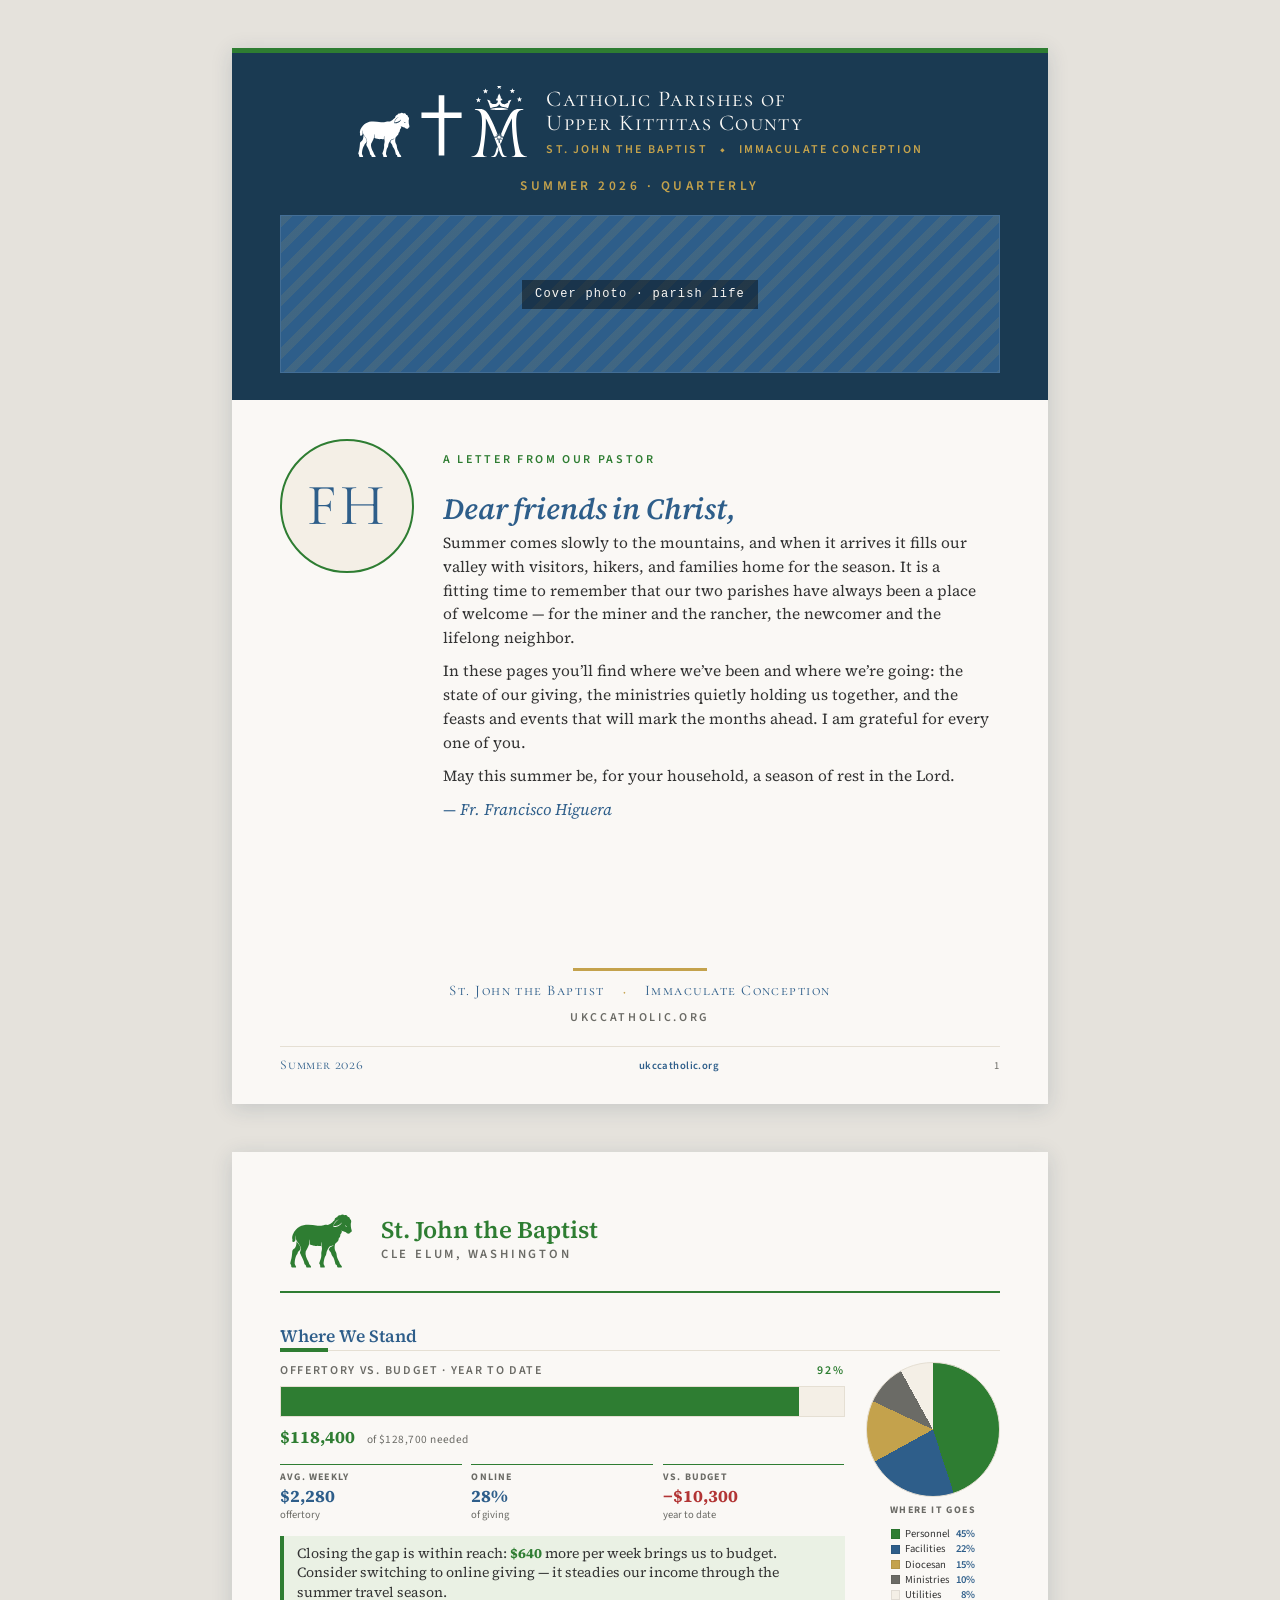
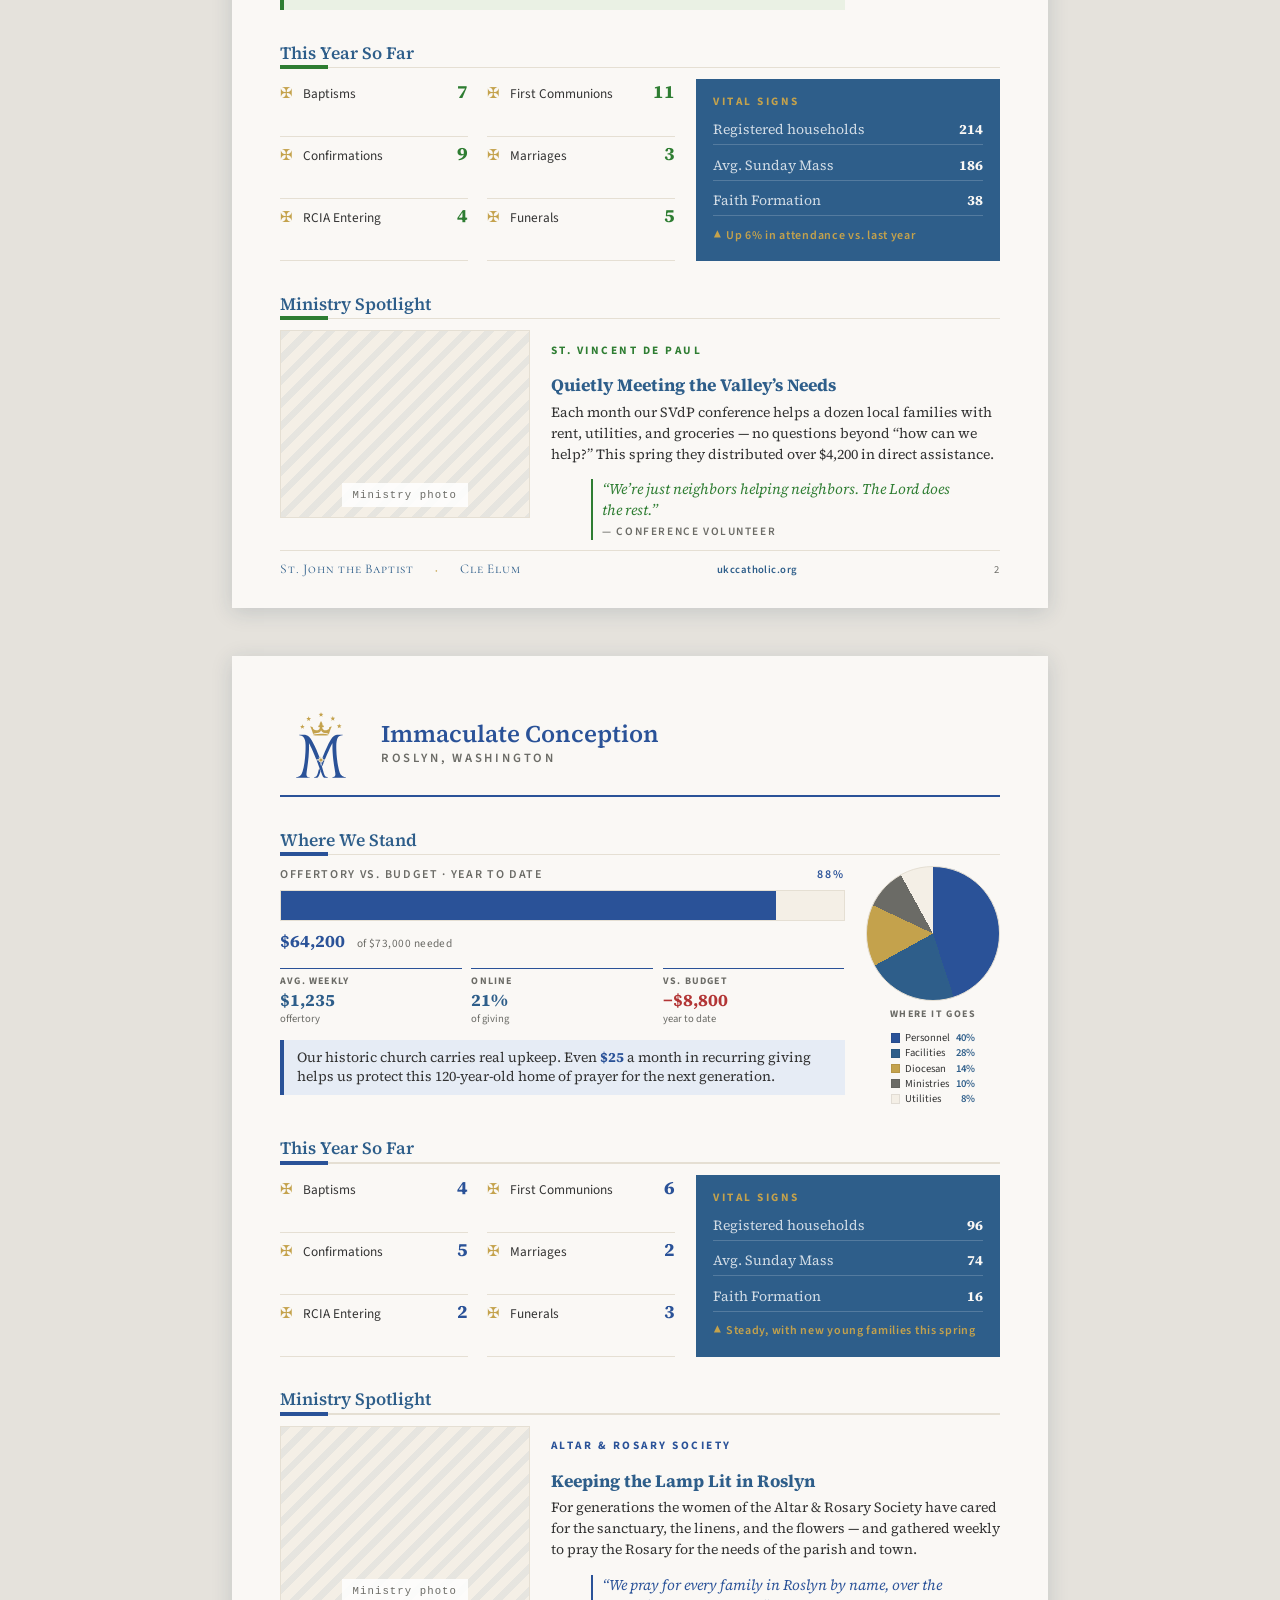
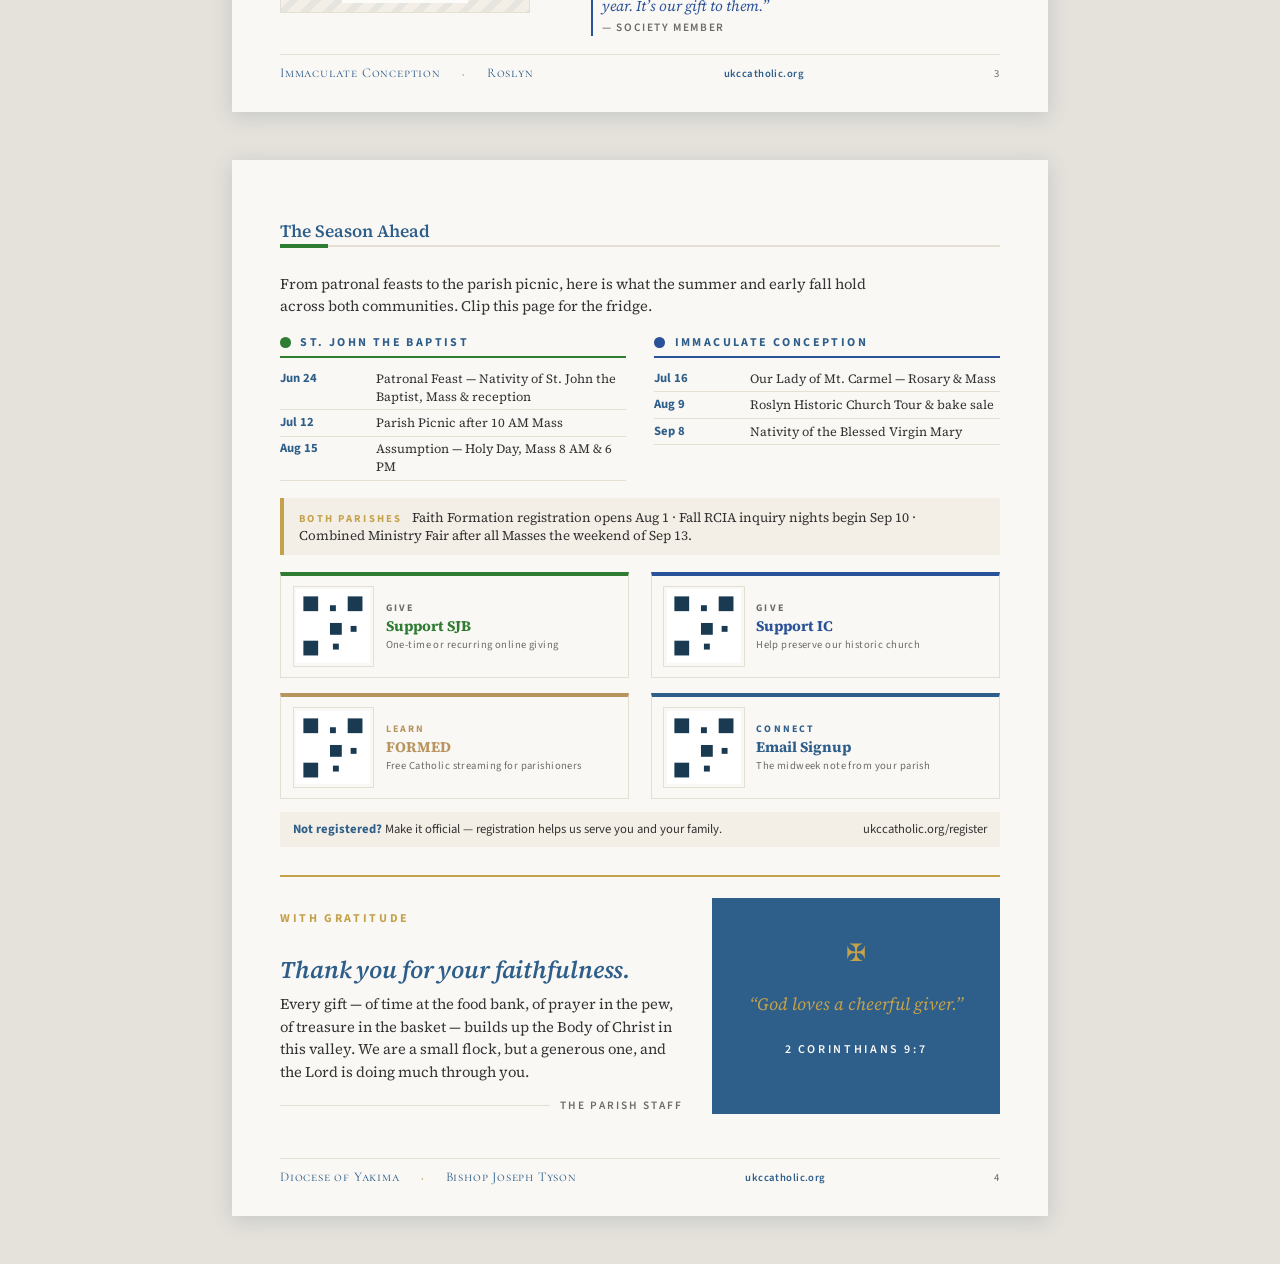
<file: design-system/ui_kits/parish_newsletter/newsletter.html>
<!DOCTYPE html>
<!--
  Parish Quarterly Newsletter · 4-page print template
  ------------------------------------------------------------------
  Reconstructed into the repo 2026-06-29 (Phase 1, template recovery).
  The manifest references this file; only newsletter.css had shipped.

  8.5×11 portrait pages; the print shop imposes to an 11×17 booklet.
  Per-page parish accent is scoped via .page-2 (SJB green) / .page-3 (IC blue);
  set the liturgical season with class="season-…" on <html> (cover band only).
  Sample content: Summer 2026 issue. Static facts from source/data/parish-facts.md.
-->
<html lang="en" class="season-ordinary">
<head>
  <meta charset="utf-8">
  <meta name="viewport" content="width=device-width, initial-scale=1">
  <title>Parish Quarterly Newsletter · Summer 2026</title>
  <link rel="stylesheet" href="newsletter.css">
</head>
<body>

<!-- ============================================================
     PAGE 1 · COVER
     ============================================================ -->
<section class="page" id="cover">
  <header class="cover">
    <div class="cover__lockup">
      <img src="../../assets/logos/parish-mono-white_three-mark.svg" alt="">
      <div class="cover__masthead">
        <div class="cover__masthead-title">Catholic Parishes of<br>Upper Kittitas County</div>
        <div class="cover__masthead-sub">St. John the Baptist <span class="diamond">◆</span> Immaculate Conception</div>
      </div>
    </div>
    <div class="cover__issue">Summer 2026 · Quarterly</div>
    <div class="cover__photo">
      <div class="cover__photo-placeholder"><span>Cover photo · parish life</span></div>
    </div>
  </header>

  <div class="cover__intro">
    <div class="cover__portrait">FH</div>
    <div>
      <p class="cover__letter-eyebrow">A Letter from Our Pastor</p>
      <h1 class="cover__letter-head">Dear friends in Christ,</h1>
      <div class="cover__letter-body">
        <p>Summer comes slowly to the mountains, and when it arrives it fills our valley
          with visitors, hikers, and families home for the season. It is a fitting time to
          remember that our two parishes have always been a place of welcome — for the
          miner and the rancher, the newcomer and the lifelong neighbor.</p>
        <p>In these pages you’ll find where we’ve been and where we’re going: the state of
          our giving, the ministries quietly holding us together, and the feasts and events
          that will mark the months ahead. I am grateful for every one of you.</p>
        <p>May this summer be, for your household, a season of rest in the Lord.</p>
      </div>
      <p class="cover__letter-sig">— Fr. Francisco Higuera</p>
    </div>
  </div>

  <div class="cover__closer">
    <div class="cover__closer-rule"></div>
    <div class="cover__closer-parishes">St. John the Baptist <span class="diamond">◆</span> Immaculate Conception</div>
    <div class="cover__closer-url">ukccatholic.org</div>
  </div>

  <footer class="page-footer">
    <span class="page-footer__parishes">Summer 2026</span>
    <span class="page-footer__url">ukccatholic.org</span>
    <span class="page-footer__page">1</span>
  </footer>
</section>


<!-- ============================================================
     PAGE 2 · ST. JOHN THE BAPTIST (green accent)
     ============================================================ -->
<section class="page page-2" id="page-sjb">
  <header class="parish-head">
    <div class="parish-head__shield">
      <img src="../../assets/logos/parish-fullcolor_sjb-standalone.svg" alt="">
    </div>
    <div>
      <div class="parish-head__name">St. John the Baptist</div>
      <div class="parish-head__city">Cle Elum, Washington</div>
    </div>
  </header>

  <!-- Financial snapshot -->
  <section class="sec">
    <h2 class="sec__head">Where We Stand</h2>
    <div class="sec__rule"></div>
    <div class="fin">
      <div>
        <div class="fin__bar-block">
          <div class="fin__bar-label"><span>Offertory vs. budget · year to date</span><span class="right">92%</span></div>
          <div class="fin__bar">
            <div class="fin__bar-fill" style="width:92%"></div>
            <div class="fin__bar-target" style="left:100%"></div>
          </div>
          <div class="fin__bar-amount">$118,400 <small>of $128,700 needed</small></div>
        </div>
        <div class="fin__numbers">
          <div class="fin__cell">
            <div class="fin__cell-label">Avg. Weekly</div>
            <div class="fin__cell-value">$2,280</div>
            <div class="fin__cell-sub">offertory</div>
          </div>
          <div class="fin__cell">
            <div class="fin__cell-label">Online</div>
            <div class="fin__cell-value">28%</div>
            <div class="fin__cell-sub">of giving</div>
          </div>
          <div class="fin__cell">
            <div class="fin__cell-label">vs. Budget</div>
            <div class="fin__cell-value neg">−$10,300</div>
            <div class="fin__cell-sub">year to date</div>
          </div>
        </div>
        <div class="fin__online">Closing the gap is within reach: <strong>$640</strong> more
          per week brings us to budget. Consider switching to online giving — it steadies
          our income through the summer travel season.</div>
      </div>
      <div class="fin__pie">
        <div class="fin__pie-disc"></div>
        <div class="fin__pie-caption">Where it goes</div>
        <ul class="fin__pie-legend">
          <li><span class="sw" style="background:var(--color-sjb-green)"></span>Personnel<span class="pct">45%</span></li>
          <li><span class="sw" style="background:var(--color-navy)"></span>Facilities<span class="pct">22%</span></li>
          <li><span class="sw" style="background:var(--color-gold)"></span>Diocesan<span class="pct">15%</span></li>
          <li><span class="sw" style="background:var(--color-charcoal-light)"></span>Ministries<span class="pct">10%</span></li>
          <li><span class="sw" style="background:var(--color-cream)"></span>Utilities<span class="pct">8%</span></li>
        </ul>
      </div>
    </div>
  </section>

  <!-- Sacraments + vital signs -->
  <section class="sec">
    <h2 class="sec__head">This Year So Far</h2>
    <div class="sec__rule"></div>
    <div class="mid-row">
      <div class="sacraments">
        <div class="sacraments__row"><span class="cross">✠</span><span class="label">Baptisms</span><span class="n">7</span></div>
        <div class="sacraments__row"><span class="cross">✠</span><span class="label">First Communions</span><span class="n">11</span></div>
        <div class="sacraments__row"><span class="cross">✠</span><span class="label">Confirmations</span><span class="n">9</span></div>
        <div class="sacraments__row"><span class="cross">✠</span><span class="label">Marriages</span><span class="n">3</span></div>
        <div class="sacraments__row"><span class="cross">✠</span><span class="label">RCIA Entering</span><span class="n">4</span></div>
        <div class="sacraments__row"><span class="cross">✠</span><span class="label">Funerals</span><span class="n">5</span></div>
      </div>
      <div class="vital">
        <div class="vital__head">Vital Signs</div>
        <div class="vital__row"><span class="label">Registered households</span><span class="val">214</span></div>
        <div class="vital__row"><span class="label">Avg. Sunday Mass</span><span class="val">186</span></div>
        <div class="vital__row"><span class="label">Faith Formation</span><span class="val">38</span></div>
        <div class="vital__trend"><span class="arrow">▲</span> Up 6% in attendance vs. last year</div>
      </div>
    </div>
  </section>

  <!-- Ministry spotlight -->
  <section class="sec">
    <h2 class="sec__head">Ministry Spotlight</h2>
    <div class="sec__rule"></div>
    <div class="spotlight">
      <div class="spotlight__photo"><span>Ministry photo</span></div>
      <div>
        <p class="spotlight__eyebrow">St. Vincent de Paul</p>
        <h3 class="spotlight__title">Quietly Meeting the Valley’s Needs</h3>
        <p class="spotlight__body">Each month our SVdP conference helps a dozen local
          families with rent, utilities, and groceries — no questions beyond “how can we
          help?” This spring they distributed over $4,200 in direct assistance.</p>
        <blockquote class="spotlight__quote">“We’re just neighbors helping neighbors. The
          Lord does the rest.”<span class="who">— Conference volunteer</span></blockquote>
      </div>
    </div>
  </section>

  <footer class="page-footer">
    <span class="page-footer__parishes">St. John the Baptist <span class="diamond">◆</span> Cle Elum</span>
    <span class="page-footer__url">ukccatholic.org</span>
    <span class="page-footer__page">2</span>
  </footer>
</section>


<!-- ============================================================
     PAGE 3 · IMMACULATE CONCEPTION (blue accent)
     ============================================================ -->
<section class="page page-3" id="page-ic">
  <header class="parish-head">
    <div class="parish-head__shield">
      <img src="../../assets/logos/parish-fullcolor_ic-standalone.svg" alt="">
    </div>
    <div>
      <div class="parish-head__name">Immaculate Conception</div>
      <div class="parish-head__city">Roslyn, Washington</div>
    </div>
  </header>

  <section class="sec">
    <h2 class="sec__head">Where We Stand</h2>
    <div class="sec__rule"></div>
    <div class="fin">
      <div>
        <div class="fin__bar-block">
          <div class="fin__bar-label"><span>Offertory vs. budget · year to date</span><span class="right">88%</span></div>
          <div class="fin__bar">
            <div class="fin__bar-fill" style="width:88%"></div>
            <div class="fin__bar-target" style="left:100%"></div>
          </div>
          <div class="fin__bar-amount">$64,200 <small>of $73,000 needed</small></div>
        </div>
        <div class="fin__numbers">
          <div class="fin__cell">
            <div class="fin__cell-label">Avg. Weekly</div>
            <div class="fin__cell-value">$1,235</div>
            <div class="fin__cell-sub">offertory</div>
          </div>
          <div class="fin__cell">
            <div class="fin__cell-label">Online</div>
            <div class="fin__cell-value">21%</div>
            <div class="fin__cell-sub">of giving</div>
          </div>
          <div class="fin__cell">
            <div class="fin__cell-label">vs. Budget</div>
            <div class="fin__cell-value neg">−$8,800</div>
            <div class="fin__cell-sub">year to date</div>
          </div>
        </div>
        <div class="fin__online">Our historic church carries real upkeep. Even
          <strong>$25</strong> a month in recurring giving helps us protect this
          120-year-old home of prayer for the next generation.</div>
      </div>
      <div class="fin__pie">
        <div class="fin__pie-disc"></div>
        <div class="fin__pie-caption">Where it goes</div>
        <ul class="fin__pie-legend">
          <li><span class="sw" style="background:var(--color-ic-blue)"></span>Personnel<span class="pct">40%</span></li>
          <li><span class="sw" style="background:var(--color-navy)"></span>Facilities<span class="pct">28%</span></li>
          <li><span class="sw" style="background:var(--color-gold)"></span>Diocesan<span class="pct">14%</span></li>
          <li><span class="sw" style="background:var(--color-charcoal-light)"></span>Ministries<span class="pct">10%</span></li>
          <li><span class="sw" style="background:var(--color-cream)"></span>Utilities<span class="pct">8%</span></li>
        </ul>
      </div>
    </div>
  </section>

  <section class="sec">
    <h2 class="sec__head">This Year So Far</h2>
    <div class="sec__rule"></div>
    <div class="mid-row">
      <div class="sacraments">
        <div class="sacraments__row"><span class="cross">✠</span><span class="label">Baptisms</span><span class="n">4</span></div>
        <div class="sacraments__row"><span class="cross">✠</span><span class="label">First Communions</span><span class="n">6</span></div>
        <div class="sacraments__row"><span class="cross">✠</span><span class="label">Confirmations</span><span class="n">5</span></div>
        <div class="sacraments__row"><span class="cross">✠</span><span class="label">Marriages</span><span class="n">2</span></div>
        <div class="sacraments__row"><span class="cross">✠</span><span class="label">RCIA Entering</span><span class="n">2</span></div>
        <div class="sacraments__row"><span class="cross">✠</span><span class="label">Funerals</span><span class="n">3</span></div>
      </div>
      <div class="vital">
        <div class="vital__head">Vital Signs</div>
        <div class="vital__row"><span class="label">Registered households</span><span class="val">96</span></div>
        <div class="vital__row"><span class="label">Avg. Sunday Mass</span><span class="val">74</span></div>
        <div class="vital__row"><span class="label">Faith Formation</span><span class="val">16</span></div>
        <div class="vital__trend"><span class="arrow">▲</span> Steady, with new young families this spring</div>
      </div>
    </div>
  </section>

  <section class="sec">
    <h2 class="sec__head">Ministry Spotlight</h2>
    <div class="sec__rule"></div>
    <div class="spotlight">
      <div class="spotlight__photo"><span>Ministry photo</span></div>
      <div>
        <p class="spotlight__eyebrow">Altar &amp; Rosary Society</p>
        <h3 class="spotlight__title">Keeping the Lamp Lit in Roslyn</h3>
        <p class="spotlight__body">For generations the women of the Altar &amp; Rosary Society
          have cared for the sanctuary, the linens, and the flowers — and gathered weekly to
          pray the Rosary for the needs of the parish and town.</p>
        <blockquote class="spotlight__quote">“We pray for every family in Roslyn by name,
          over the year. It’s our gift to them.”<span class="who">— Society member</span></blockquote>
      </div>
    </div>
  </section>

  <footer class="page-footer">
    <span class="page-footer__parishes">Immaculate Conception <span class="diamond">◆</span> Roslyn</span>
    <span class="page-footer__url">ukccatholic.org</span>
    <span class="page-footer__page">3</span>
  </footer>
</section>


<!-- ============================================================
     PAGE 4 · WHAT'S AHEAD + RESPOND + CLOSER
     ============================================================ -->
<section class="page page-4" id="page-ahead">
  <h2 class="sec__head">The Season Ahead</h2>
  <div class="sec__rule"></div>
  <p class="ahead__intro">From patronal feasts to the parish picnic, here is what the summer
    and early fall hold across both communities. Clip this page for the fridge.</p>

  <div class="ahead__grid">
    <div class="ahead__col ahead__col--sjb">
      <div class="ahead__col-head"><span class="ahead__col-dot"></span><span class="ahead__col-title">St. John the Baptist</span></div>
      <ul>
        <li><span class="when">Jun 24</span><span class="what">Patronal Feast — Nativity of St. John the Baptist, Mass &amp; reception</span></li>
        <li><span class="when">Jul 12</span><span class="what">Parish Picnic after 10 AM Mass</span></li>
        <li><span class="when">Aug 15</span><span class="what">Assumption — Holy Day, Mass 8 AM &amp; 6 PM</span></li>
      </ul>
    </div>
    <div class="ahead__col ahead__col--ic">
      <div class="ahead__col-head"><span class="ahead__col-dot"></span><span class="ahead__col-title">Immaculate Conception</span></div>
      <ul>
        <li><span class="when">Jul 16</span><span class="what">Our Lady of Mt. Carmel — Rosary &amp; Mass</span></li>
        <li><span class="when">Aug 9</span><span class="what">Roslyn Historic Church Tour &amp; bake sale</span></li>
        <li><span class="when">Sep 8</span><span class="what">Nativity of the Blessed Virgin Mary</span></li>
      </ul>
    </div>
    <div class="ahead__shared"><span class="label">Both Parishes</span>Faith Formation
      registration opens Aug 1 · Fall RCIA inquiry nights begin Sep 10 · Combined Ministry
      Fair after all Masses the weekend of Sep 13.</div>
  </div>

  <!-- Respond — 2×2 QR cards -->
  <div class="respond">
    <div class="respond__card respond__card--sjb">
      <div class="respond__qr">
        <svg class="qr-placeholder" viewBox="0 0 100 100" xmlns="http://www.w3.org/2000/svg"><rect width="100" height="100" fill="#fff"/><g fill="#1A3A52"><rect x="10" y="10" width="20" height="20"/><rect x="70" y="10" width="20" height="20"/><rect x="10" y="70" width="20" height="20"/><rect x="46" y="22" width="8" height="8"/><rect x="46" y="46" width="16" height="16"/><rect x="74" y="50" width="8" height="8"/><rect x="50" y="74" width="8" height="8"/></g></svg>
      </div>
      <div>
        <div class="respond__eyebrow">Give</div>
        <div class="respond__label">Support SJB</div>
        <div class="respond__sub">One-time or recurring online giving</div>
      </div>
    </div>
    <div class="respond__card respond__card--ic">
      <div class="respond__qr">
        <svg class="qr-placeholder" viewBox="0 0 100 100" xmlns="http://www.w3.org/2000/svg"><rect width="100" height="100" fill="#fff"/><g fill="#1A3A52"><rect x="10" y="10" width="20" height="20"/><rect x="70" y="10" width="20" height="20"/><rect x="10" y="70" width="20" height="20"/><rect x="46" y="22" width="8" height="8"/><rect x="46" y="46" width="16" height="16"/><rect x="74" y="50" width="8" height="8"/><rect x="50" y="74" width="8" height="8"/></g></svg>
      </div>
      <div>
        <div class="respond__eyebrow">Give</div>
        <div class="respond__label">Support IC</div>
        <div class="respond__sub">Help preserve our historic church</div>
      </div>
    </div>
    <div class="respond__card respond__card--formed">
      <div class="respond__qr">
        <svg class="qr-placeholder" viewBox="0 0 100 100" xmlns="http://www.w3.org/2000/svg"><rect width="100" height="100" fill="#fff"/><g fill="#1A3A52"><rect x="10" y="10" width="20" height="20"/><rect x="70" y="10" width="20" height="20"/><rect x="10" y="70" width="20" height="20"/><rect x="46" y="22" width="8" height="8"/><rect x="46" y="46" width="16" height="16"/><rect x="74" y="50" width="8" height="8"/><rect x="50" y="74" width="8" height="8"/></g></svg>
      </div>
      <div>
        <div class="respond__eyebrow">Learn</div>
        <div class="respond__label">FORMED</div>
        <div class="respond__sub">Free Catholic streaming for parishioners</div>
      </div>
    </div>
    <div class="respond__card respond__card--email">
      <div class="respond__qr">
        <svg class="qr-placeholder" viewBox="0 0 100 100" xmlns="http://www.w3.org/2000/svg"><rect width="100" height="100" fill="#fff"/><g fill="#1A3A52"><rect x="10" y="10" width="20" height="20"/><rect x="70" y="10" width="20" height="20"/><rect x="10" y="70" width="20" height="20"/><rect x="46" y="22" width="8" height="8"/><rect x="46" y="46" width="16" height="16"/><rect x="74" y="50" width="8" height="8"/><rect x="50" y="74" width="8" height="8"/></g></svg>
      </div>
      <div>
        <div class="respond__eyebrow">Connect</div>
        <div class="respond__label">Email Signup</div>
        <div class="respond__sub">The midweek note from your parish</div>
      </div>
    </div>
  </div>

  <div class="signup"><span><strong>Not registered?</strong> Make it official — registration
    helps us serve you and your family.</span><span>ukccatholic.org/register</span></div>

  <!-- Closer — thanks + scripture verse -->
  <div class="closer">
    <div class="closer__thanks">
      <p class="closer__eyebrow">With Gratitude</p>
      <h3 class="closer__head">Thank you for your faithfulness.</h3>
      <p class="closer__body">Every gift — of time at the food bank, of prayer in the pew, of
        treasure in the basket — builds up the Body of Christ in this valley. We are a small
        flock, but a generous one, and the Lord is doing much through you.</p>
      <div class="closer__signoff"><span class="closer__signoff-rule"></span>The Parish Staff</div>
    </div>
    <div class="closer__verse">
      <div class="closer__verse-cross">✠</div>
      <p class="closer__verse-quote">“God loves a cheerful giver.”</p>
      <p class="closer__verse-cite">2 Corinthians 9:7</p>
    </div>
  </div>

  <footer class="page-footer">
    <span class="page-footer__parishes">Diocese of Yakima <span class="diamond">◆</span> Bishop Joseph Tyson</span>
    <span class="page-footer__url">ukccatholic.org</span>
    <span class="page-footer__page">4</span>
  </footer>
</section>

</body>
</html>
</file>
<file: design-system/ui_kits/parish_newsletter/newsletter.css>
/* =============================================================
   Parish Quarterly Newsletter · 4-page template
   8.5×11 each page (portrait). Print to PDF; print shop imposes
   to 11×17 booklet at press time.

   Builds on the same design tokens as the weekly bulletin. The
   per-page parish accent (SJB green / IC blue) is scoped via
   .page-2 / .page-3 so spreads feel like siblings.
   ============================================================= */

/* Brand fonts — self-hosted from the project /fonts directory so the template
   renders correctly offline and at the print shop (no CDN dependency). */
@font-face { font-family: "Cormorant SC"; src: url("../../fonts/CormorantSC-Regular.ttf") format("truetype");  font-weight: 400; font-style: normal; font-display: swap; }
@font-face { font-family: "Cormorant SC"; src: url("../../fonts/CormorantSC-Medium.ttf") format("truetype");   font-weight: 500; font-style: normal; font-display: swap; }
@font-face { font-family: "Cormorant SC"; src: url("../../fonts/CormorantSC-SemiBold.ttf") format("truetype"); font-weight: 600; font-style: normal; font-display: swap; }
@font-face { font-family: "Cormorant SC"; src: url("../../fonts/CormorantSC-Bold.ttf") format("truetype");     font-weight: 700; font-style: normal; font-display: swap; }

@font-face { font-family: "Source Sans 3"; src: url("../../fonts/SourceSans3-Regular.ttf") format("truetype");  font-weight: 400; font-style: normal; font-display: swap; }
@font-face { font-family: "Source Sans 3"; src: url("../../fonts/SourceSans3-Italic.ttf") format("truetype");   font-weight: 400; font-style: italic; font-display: swap; }
@font-face { font-family: "Source Sans 3"; src: url("../../fonts/SourceSans3-SemiBold.ttf") format("truetype"); font-weight: 600; font-style: normal; font-display: swap; }
@font-face { font-family: "Source Sans 3"; src: url("../../fonts/SourceSans3-Bold.ttf") format("truetype");     font-weight: 700; font-style: normal; font-display: swap; }

@font-face { font-family: "Source Serif 4"; src: url("../../fonts/SourceSerif4-Regular.ttf") format("truetype");        font-weight: 400; font-style: normal; font-display: swap; }
@font-face { font-family: "Source Serif 4"; src: url("../../fonts/SourceSerif4-Italic.ttf") format("truetype");         font-weight: 400; font-style: italic; font-display: swap; }
@font-face { font-family: "Source Serif 4"; src: url("../../fonts/SourceSerif4-SemiBold.ttf") format("truetype");       font-weight: 600; font-style: normal; font-display: swap; }
@font-face { font-family: "Source Serif 4"; src: url("../../fonts/SourceSerif4-SemiBoldItalic.ttf") format("truetype"); font-weight: 600; font-style: italic; font-display: swap; }
@font-face { font-family: "Source Serif 4"; src: url("../../fonts/SourceSerif4-Bold.ttf") format("truetype");           font-weight: 700; font-style: normal; font-display: swap; }

@page {
  size: 8.5in 11in;
  margin: 0;
}

* { box-sizing: border-box; }

:root {
  /* Brand tokens — match parish_bulletin/bulletin.css */
  --color-navy:        #2E5E8A;
  --color-navy-deep:   #1A3A52;
  --color-gold:        #C4A24C;       /* screen gold */
  --color-gold-print:  #B8945F;       /* commercial print gold */
  --color-warm-white:  #FAF8F5;
  --color-cream:       #F4EFE6;
  --color-charcoal:    #333333;
  --color-charcoal-light: #6B6B66;
  --color-hairline:    #E5DFD3;

  /* Parish accents */
  --color-sjb-green:   #2E7D32;
  --color-sjb-green-tint: #EAF1E4;
  --color-ic-blue:     #2A5298;
  --color-ic-blue-tint:  #E6ECF5;

  /* Liturgical accent (cover band only). Override via season-* class. */
  --liturgical-accent:      #2E7D32;
  --liturgical-accent-tint: #EAF1E4;
  --liturgical-season-label: "Ordinary Time";

  /* Per-page parish scope — overridden by .page-2 / .page-3 */
  --parish-accent:      var(--color-navy);
  --parish-accent-tint: var(--color-cream);

  /* Typography */
  --font-display: "Cormorant SC", "Cormorant Garamond", Georgia, serif;
  --font-serif:   "Source Serif 4", "Source Serif Pro", Georgia, serif;
  --font-sans:    "Source Sans 3", -apple-system, BlinkMacSystemFont, sans-serif;
}

.season-ordinary  { --liturgical-accent: #2E7D32; --liturgical-accent-tint: #EAF1E4; --liturgical-season-label: "Ordinary Time"; }
.season-advent    { --liturgical-accent: #6A1B9A; --liturgical-accent-tint: #F1E7F5; --liturgical-season-label: "Advent"; }
.season-christmas { --liturgical-accent: #C9A93A; --liturgical-accent-tint: #F6EFD5; --liturgical-season-label: "Christmas"; }
.season-lent      { --liturgical-accent: #6A1B9A; --liturgical-accent-tint: #F1E7F5; --liturgical-season-label: "Lent"; }
.season-easter    { --liturgical-accent: #C9A93A; --liturgical-accent-tint: #F6EFD5; --liturgical-season-label: "Easter"; }
.season-pentecost { --liturgical-accent: #C62828; --liturgical-accent-tint: #FBE9E9; --liturgical-season-label: "Pentecost"; }

/* Parish-page scoping */
.page-2 { --parish-accent: var(--color-sjb-green); --parish-accent-tint: var(--color-sjb-green-tint); }
.page-3 { --parish-accent: var(--color-ic-blue);   --parish-accent-tint: var(--color-ic-blue-tint); }

/* ============================================================
   BODY + PAGE
   ============================================================ */
html, body { margin: 0; padding: 0; }
html { background: #e5e2dc; }
body {
  font-family: var(--font-serif);
  color: var(--color-charcoal);
  font-size: 11pt;
  line-height: 1.5;
  -webkit-font-smoothing: antialiased;
  text-rendering: optimizeLegibility;
}

.page {
  width: 8.5in;
  height: 11in;
  padding: 0.5in 0.5in 0.7in;
  background: var(--color-warm-white);
  position: relative;
  display: flex;
  flex-direction: column;
  overflow: hidden;
  page-break-after: always;
  break-after: page;
  margin: 0.5in auto;
  box-shadow: 0 4px 20px rgba(26, 58, 82, 0.16);
}
.page:last-child { page-break-after: auto; break-after: auto; }

@media print {
  html { background: white; }
  .page { margin: 0; box-shadow: none; }
  .no-print { display: none !important; }
}

/* ============================================================
   RUNNING FOOTER (shared, all pages)
   ============================================================ */
.page-footer {
  position: absolute;
  bottom: 0.3in;
  left: 0.5in;
  right: 0.5in;
  height: 0.30in;
  display: flex;
  justify-content: space-between;
  align-items: center;
  border-top: 1px solid var(--color-hairline);
  padding-top: 0.10in;
  font-family: var(--font-sans);
  font-size: 8pt;
  color: var(--color-charcoal-light);
  letter-spacing: 0.04em;
}
.page-footer__parishes {
  font-family: var(--font-display);
  font-size: 10pt;
  color: var(--color-navy);
  letter-spacing: 0.06em;
}
.page-footer__parishes .diamond {
  color: var(--color-gold);
  margin: 0 0.18in;
  font-size: 6.5pt;
}
.page-footer__url { color: var(--color-navy); font-weight: 600; }
.page-footer__page {
  font-family: var(--font-sans);
  font-variant-numeric: tabular-nums;
  letter-spacing: 0.08em;
}

/* ============================================================
   PAGE 1 · COVER
   Header band (25%) · Pastor letter (65%) · Closing rule (10%)
   ============================================================ */
.cover {
  margin: -0.5in -0.5in 0;
  background: var(--color-navy-deep);
  color: var(--color-warm-white);
  padding: 0.34in 0.5in 0.28in;
  border-top: 4pt solid var(--liturgical-accent);
  position: relative;
}
.cover__lockup {
  display: flex;
  align-items: center;
  justify-content: center;
  gap: 0.18in;
  margin-bottom: 0.16in;
}
.cover__lockup img { height: 0.78in; width: auto; display: block; }
.cover__masthead {
  text-align: left;
  display: flex;
  flex-direction: column;
  gap: 4pt;
}
.cover__masthead-title {
  font-family: var(--font-display);
  font-size: 17pt;
  letter-spacing: 0.06em;
  line-height: 1.06;
  color: var(--color-warm-white);
}
.cover__masthead-sub {
  font-family: var(--font-sans);
  font-size: 9pt;
  letter-spacing: 0.18em;
  text-transform: uppercase;
  color: var(--color-gold);
  font-weight: 600;
}
.cover__masthead-sub .diamond { color: var(--color-gold); margin: 0 0.08in; font-size: 6pt; }
.cover__issue {
  font-family: var(--font-sans);
  font-size: 10pt;
  letter-spacing: 0.26em;
  text-transform: uppercase;
  color: var(--color-gold);
  text-align: center;
  font-weight: 600;
  margin-bottom: 0.20in;
}
.cover__photo {
  height: 1.65in;
  background: var(--color-navy);
  border: 1pt solid rgba(255,255,255,0.10);
  display: flex;
  align-items: center;
  justify-content: center;
  overflow: hidden;
  position: relative;
}
.cover__photo img { width: 100%; height: 100%; object-fit: cover; display: block; }
.cover__photo-placeholder {
  width: 100%;
  height: 100%;
  background:
    repeating-linear-gradient(135deg,
      rgba(196,162,76,0.12) 0,
      rgba(196,162,76,0.12) 6pt,
      transparent 6pt,
      transparent 14pt);
  display: flex;
  align-items: center;
  justify-content: center;
}
.cover__photo-placeholder span {
  font-family: ui-monospace, Menlo, Consolas, monospace;
  font-size: 9pt;
  letter-spacing: 0.10em;
  color: var(--color-warm-white);
  background: rgba(0,0,0,0.45);
  padding: 4pt 10pt;
}

.cover__intro {
  margin-top: 0.40in;
  display: grid;
  grid-template-columns: 1.4in 1fr;
  gap: 0.30in;
  align-items: start;
}
.cover__portrait {
  width: 1.4in;
  height: 1.4in;
  border-radius: 50%;
  background: var(--color-cream);
  border: 2pt solid var(--liturgical-accent);
  overflow: hidden;
  display: flex;
  align-items: center;
  justify-content: center;
  font-family: var(--font-display);
  font-size: 44pt;
  color: var(--color-navy);
  letter-spacing: 0.04em;
}
.cover__portrait img { width: 100%; height: 100%; object-fit: cover; }
.cover__letter-head {
  font-family: var(--font-serif);
  font-style: italic;
  font-size: 22pt;
  color: var(--color-navy);
  font-weight: 600;
  line-height: 1.1;
  margin-bottom: 0.06in;
  letter-spacing: -0.005em;
}
.cover__letter-eyebrow {
  font-family: var(--font-sans);
  font-size: 9pt;
  letter-spacing: 0.22em;
  text-transform: uppercase;
  color: var(--liturgical-accent);
  font-weight: 600;
  margin-bottom: 0.06in;
}
.cover__letter-body {
  font-family: var(--font-serif);
  font-size: 11.5pt;
  line-height: 1.55;
  color: var(--color-charcoal);
}
.cover__letter-body p { margin: 0 0 0.10in; text-wrap: pretty; }
.cover__letter-body p:last-child { margin: 0; }
.cover__letter-sig {
  font-family: var(--font-serif);
  font-style: italic;
  font-size: 12pt;
  color: var(--color-navy);
  margin-top: 0.10in;
}

.cover__closer {
  margin-top: auto;
  margin-bottom: 0.10in;
  display: flex;
  flex-direction: column;
  align-items: center;
  gap: 0.10in;
  text-align: center;
}
.cover__closer-rule {
  width: 1.4in;
  height: 2pt;
  background: var(--color-gold);
}
.cover__closer-parishes {
  font-family: var(--font-display);
  font-size: 11pt;
  letter-spacing: 0.10em;
  color: var(--color-navy);
  line-height: 1.3;
}
.cover__closer-parishes .diamond {
  color: var(--color-gold);
  margin: 0 0.14in;
  font-size: 7pt;
  vertical-align: middle;
}
.cover__closer-url {
  font-family: var(--font-sans);
  font-size: 9pt;
  letter-spacing: 0.22em;
  text-transform: uppercase;
  color: var(--color-charcoal-light);
  font-weight: 600;
}

/* ============================================================
   PARISH PAGE HEADER (Page 2 / Page 3)
   ============================================================ */
.parish-head {
  display: grid;
  grid-template-columns: 0.85in 1fr;
  align-items: center;
  gap: 0.20in;
  padding-bottom: 0.10in;
  border-bottom: 2pt solid var(--parish-accent);
  margin-bottom: 0.20in;
}
.parish-head__shield {
  width: 0.85in;
  height: 0.85in;
  display: flex;
  align-items: center;
  justify-content: center;
}
.parish-head__shield img { width: 100%; height: 100%; object-fit: contain; }
.parish-head__name {
  font-family: var(--font-serif);
  font-weight: 600;
  font-size: 18pt;
  color: var(--parish-accent);
  line-height: 1.1;
  margin-bottom: 0.02in;
}
.parish-head__city {
  font-family: var(--font-sans);
  font-size: 9.5pt;
  letter-spacing: 0.22em;
  text-transform: uppercase;
  color: var(--color-charcoal-light);
  font-weight: 600;
}

/* ============================================================
   SECTION HEADINGS (Page 2/3)
   ============================================================ */
.sec {
  margin-bottom: 0.20in;
}
.sec--tight { margin-bottom: 0.14in; }
.sec__head {
  font-family: var(--font-serif);
  font-weight: 600;
  font-size: 13pt;
  color: var(--color-navy);
  line-height: 1.1;
  margin-bottom: 0.04in;
}
.sec__rule {
  height: 1pt;
  background: var(--color-hairline);
  margin-bottom: 0.12in;
  position: relative;
}
.sec__rule::before {
  content: "";
  position: absolute;
  left: 0; top: -1pt;
  width: 0.5in;
  height: 3pt;
  background: var(--parish-accent);
}

/* ============================================================
   FINANCIAL SNAPSHOT
   ============================================================ */
.fin {
  display: grid;
  grid-template-columns: 1fr 1.4in;
  gap: 0.22in;
  align-items: start;
}

.fin__bar-block {
  display: flex;
  flex-direction: column;
  gap: 0.06in;
}
.fin__bar-label {
  font-family: var(--font-sans);
  font-size: 9pt;
  letter-spacing: 0.14em;
  text-transform: uppercase;
  color: var(--color-charcoal-light);
  font-weight: 600;
  display: flex;
  justify-content: space-between;
}
.fin__bar-label .right { color: var(--parish-accent); }
.fin__bar {
  height: 0.32in;
  background: var(--color-cream);
  border: 1pt solid var(--color-hairline);
  position: relative;
  overflow: hidden;
}
.fin__bar-fill {
  position: absolute;
  left: 0; top: 0; bottom: 0;
  background: var(--parish-accent);
}
.fin__bar-target {
  /* Vertical tick at the budget target */
  position: absolute;
  top: -4pt;
  bottom: -4pt;
  width: 2pt;
  background: var(--color-navy);
}
.fin__bar-target::after {
  content: "Budget";
  position: absolute;
  top: -10pt;
  left: 50%;
  transform: translateX(-50%);
  font-family: var(--font-sans);
  font-size: 7.5pt;
  letter-spacing: 0.10em;
  text-transform: uppercase;
  font-weight: 700;
  color: var(--color-navy);
  white-space: nowrap;
}
.fin__bar-amount {
  font-family: var(--font-serif);
  font-size: 13pt;
  font-weight: 700;
  color: var(--parish-accent);
  font-variant-numeric: tabular-nums;
  margin-top: 0.02in;
}
.fin__bar-amount small {
  font-family: var(--font-sans);
  font-size: 8.5pt;
  font-weight: 400;
  color: var(--color-charcoal-light);
  margin-left: 0.08in;
  letter-spacing: 0.04em;
}

.fin__numbers {
  display: grid;
  grid-template-columns: 1fr 1fr 1fr;
  gap: 0.10in;
  margin-top: 0.14in;
}
.fin__cell {
  border-top: 1pt solid var(--parish-accent);
  padding-top: 0.05in;
}
.fin__cell-label {
  font-family: var(--font-sans);
  font-size: 7.5pt;
  letter-spacing: 0.12em;
  text-transform: uppercase;
  color: var(--color-charcoal-light);
  font-weight: 700;
}
.fin__cell-value {
  font-family: var(--font-serif);
  font-size: 13pt;
  font-weight: 700;
  color: var(--color-navy);
  font-variant-numeric: tabular-nums;
  line-height: 1.15;
  margin-top: 0.02in;
}
.fin__cell-value.neg { color: #B23535; }
.fin__cell-sub {
  font-family: var(--font-sans);
  font-size: 8pt;
  color: var(--color-charcoal-light);
}

.fin__online {
  background: var(--parish-accent-tint);
  border-left: 3pt solid var(--parish-accent);
  padding: 0.08in 0.14in;
  margin-top: 0.14in;
  font-family: var(--font-serif);
  font-size: 10.5pt;
  line-height: 1.4;
  color: var(--color-charcoal);
}
.fin__online strong {
  font-weight: 700;
  color: var(--parish-accent);
  font-variant-numeric: tabular-nums;
}

/* Pie chart — conic gradient */
.fin__pie {
  display: flex;
  flex-direction: column;
  align-items: center;
  gap: 0.06in;
}
.fin__pie-disc {
  --p-personnel: 45%;
  --p-facilities: 22%;
  --p-diocesan:   15%;
  --p-ministries: 10%;
  --p-utilities:   8%;
  width: 1.4in;
  height: 1.4in;
  border-radius: 50%;
  background: conic-gradient(
    var(--parish-accent) 0% var(--p-personnel),
    var(--color-navy)    var(--p-personnel) calc(var(--p-personnel) + var(--p-facilities)),
    var(--color-gold)    calc(var(--p-personnel) + var(--p-facilities))
                         calc(var(--p-personnel) + var(--p-facilities) + var(--p-diocesan)),
    var(--color-charcoal-light)
                         calc(var(--p-personnel) + var(--p-facilities) + var(--p-diocesan))
                         calc(var(--p-personnel) + var(--p-facilities) + var(--p-diocesan) + var(--p-ministries)),
    var(--color-cream)   calc(var(--p-personnel) + var(--p-facilities) + var(--p-diocesan) + var(--p-ministries))
                         100%
  );
  border: 1pt solid var(--color-hairline);
}
.fin__pie-caption {
  font-family: var(--font-sans);
  font-size: 7.5pt;
  letter-spacing: 0.14em;
  text-transform: uppercase;
  font-weight: 700;
  color: var(--color-charcoal-light);
  text-align: center;
}
.fin__pie-legend {
  list-style: none;
  margin: 0.04in 0 0;
  padding: 0;
  display: grid;
  grid-template-columns: 1fr;
  gap: 1pt;
  font-family: var(--font-sans);
  font-size: 8pt;
  color: var(--color-charcoal);
}
.fin__pie-legend li {
  display: flex;
  align-items: center;
  gap: 4pt;
  line-height: 1.3;
}
.fin__pie-legend .sw {
  width: 7pt;
  height: 7pt;
  display: inline-block;
  flex-shrink: 0;
  border: 0.5pt solid rgba(0,0,0,0.08);
}
.fin__pie-legend .pct {
  margin-left: auto;
  font-variant-numeric: tabular-nums;
  font-weight: 600;
  color: var(--color-navy);
}

/* ============================================================
   SACRAMENTS + VITAL SIGNS (side by side)
   ============================================================ */
.mid-row {
  display: grid;
  grid-template-columns: 1.3fr 1fr;
  gap: 0.22in;
}

.sacraments {
  display: grid;
  grid-template-columns: 1fr 1fr;
  gap: 0.04in 0.20in;
  font-family: var(--font-sans);
  font-size: 10pt;
}
.sacraments__row {
  display: flex;
  align-items: baseline;
  gap: 0.10in;
  padding: 0.04in 0;
  border-bottom: 1px solid var(--color-hairline);
}
.sacraments__row .cross {
  color: var(--color-gold);
  font-family: var(--font-serif);
  font-size: 11pt;
  line-height: 1;
}
.sacraments__row .label {
  color: var(--color-charcoal);
  flex: 1;
}
.sacraments__row .n {
  font-family: var(--font-serif);
  font-weight: 700;
  font-size: 14pt;
  color: var(--parish-accent);
  font-variant-numeric: tabular-nums;
  line-height: 1;
}

.vital {
  background: var(--color-navy);
  color: var(--color-warm-white);
  padding: 0.14in 0.18in 0.16in;
  display: flex;
  flex-direction: column;
  gap: 0.06in;
}
.vital__head {
  font-family: var(--font-sans);
  font-size: 8.5pt;
  letter-spacing: 0.22em;
  text-transform: uppercase;
  font-weight: 700;
  color: var(--color-gold);
}
.vital__row {
  display: flex;
  justify-content: space-between;
  align-items: baseline;
  font-family: var(--font-serif);
  font-size: 10.5pt;
  border-bottom: 1px solid rgba(255,255,255,0.18);
  padding: 0.04in 0;
}
.vital__row:last-of-type { border-bottom: none; }
.vital__row .label { color: rgba(255,255,255,0.78); }
.vital__row .val {
  font-weight: 700;
  font-variant-numeric: tabular-nums;
}
.vital__trend {
  font-family: var(--font-sans);
  font-size: 9pt;
  letter-spacing: 0.06em;
  color: var(--color-gold);
  font-weight: 600;
  margin-top: 0.02in;
}
.vital__trend .arrow { font-size: 11pt; }

/* ============================================================
   MINISTRY SPOTLIGHT
   ============================================================ */
.spotlight {
  display: grid;
  grid-template-columns: 2.6in 1fr;
  gap: 0.22in;
  align-items: start;
  margin-top: 0.10in;
}
.spotlight__photo {
  aspect-ratio: 4/3;
  background: var(--color-cream);
  border: 1pt solid var(--color-hairline);
  background-image:
    repeating-linear-gradient(135deg,
      rgba(46,94,138,0.07) 0,
      rgba(46,94,138,0.07) 5pt,
      transparent 5pt,
      transparent 12pt);
  display: flex;
  align-items: flex-end;
  justify-content: center;
  padding-bottom: 0.10in;
}
.spotlight__photo span {
  font-family: ui-monospace, Menlo, Consolas, monospace;
  font-size: 8pt;
  letter-spacing: 0.10em;
  color: var(--color-charcoal-light);
  background: rgba(255,255,255,0.85);
  padding: 3pt 8pt;
}
.spotlight__eyebrow {
  font-family: var(--font-sans);
  font-size: 8.5pt;
  letter-spacing: 0.22em;
  text-transform: uppercase;
  font-weight: 700;
  color: var(--parish-accent);
  margin-bottom: 0.04in;
}
.spotlight__title {
  font-family: var(--font-serif);
  font-weight: 700;
  font-size: 13pt;
  color: var(--color-navy);
  line-height: 1.15;
  margin-bottom: 0.06in;
}
.spotlight__body {
  font-family: var(--font-serif);
  font-size: 10.5pt;
  line-height: 1.5;
  color: var(--color-charcoal);
  margin: 0 0 0.08in;
}
.spotlight__quote {
  font-family: var(--font-serif);
  font-style: italic;
  font-size: 11pt;
  line-height: 1.4;
  color: var(--parish-accent);
  border-left: 2pt solid var(--parish-accent);
  padding-left: 0.10in;
}
.spotlight__quote .who {
  display: block;
  margin-top: 0.04in;
  font-family: var(--font-sans);
  font-style: normal;
  font-size: 8.5pt;
  letter-spacing: 0.14em;
  text-transform: uppercase;
  color: var(--color-charcoal-light);
  font-weight: 600;
}

/* ============================================================
   PAGE 4 — TOP HALF: WHAT'S AHEAD + RESPOND
   ============================================================ */
.page-4 {
  --parish-accent: var(--liturgical-accent);
}

.ahead__intro {
  font-family: var(--font-serif);
  font-size: 11pt;
  line-height: 1.55;
  color: var(--color-charcoal);
  margin-bottom: 0.16in;
  max-width: 6.4in;
}

.ahead__grid {
  display: grid;
  grid-template-columns: 1fr 1fr;
  gap: 0 0.30in;
}
.ahead__col-head {
  display: flex;
  align-items: center;
  gap: 0.10in;
  padding-bottom: 0.05in;
  border-bottom: 2pt solid;
  margin-bottom: 0.08in;
}
.ahead__col--sjb .ahead__col-head { border-bottom-color: var(--color-sjb-green); }
.ahead__col--ic  .ahead__col-head { border-bottom-color: var(--color-ic-blue); }
.ahead__col--shared .ahead__col-head { border-bottom-color: var(--color-gold); }
.ahead__col-dot {
  width: 8pt; height: 8pt; border-radius: 50%; display: inline-block;
}
.ahead__col--sjb .ahead__col-dot { background: var(--color-sjb-green); }
.ahead__col--ic  .ahead__col-dot { background: var(--color-ic-blue); }
.ahead__col--shared .ahead__col-dot { background: var(--color-gold); }
.ahead__col-title {
  font-family: var(--font-sans);
  font-size: 9pt;
  letter-spacing: 0.20em;
  text-transform: uppercase;
  font-weight: 700;
  color: var(--color-navy);
}
.ahead__col ul {
  list-style: none;
  margin: 0 0 0.12in;
  padding: 0;
}
.ahead__col li {
  display: grid;
  grid-template-columns: 0.9in 1fr;
  gap: 0.10in;
  padding: 0.04in 0;
  border-bottom: 1px solid var(--color-hairline);
  font-family: var(--font-sans);
  font-size: 9.5pt;
  color: var(--color-charcoal);
  line-height: 1.4;
}
.ahead__col li .when {
  font-weight: 700;
  color: var(--color-navy);
  font-variant-numeric: tabular-nums;
  white-space: nowrap;
}
.ahead__col li .what {
  font-family: var(--font-serif);
  color: var(--color-charcoal);
}
.ahead__shared {
  grid-column: 1 / -1;
  background: var(--color-cream);
  border-left: 3pt solid var(--color-gold);
  padding: 0.10in 0.16in;
  margin-top: 0.06in;
  font-family: var(--font-serif);
  font-size: 10pt;
  line-height: 1.4;
}
.ahead__shared .label {
  display: inline-block;
  font-family: var(--font-sans);
  font-size: 8pt;
  letter-spacing: 0.20em;
  text-transform: uppercase;
  font-weight: 700;
  color: var(--color-gold);
  margin-right: 0.10in;
}

/* Respond row — 2×2 grid of QR cards: Give SJB, Give IC, FORMED, Email signup. */
.respond {
  margin-top: 0.18in;
  display: grid;
  grid-template-columns: 1fr 1fr;
  gap: 0.16in 0.22in;
}
.respond__card {
  border: 1pt solid var(--color-hairline);
  border-top: 3pt solid;
  padding: 0.10in 0.12in;
  display: grid;
  grid-template-columns: 0.85in 1fr;
  gap: 0.12in;
  align-items: center;
}
.respond__card--sjb     { border-top-color: var(--color-sjb-green); }
.respond__card--ic      { border-top-color: var(--color-ic-blue); }
.respond__card--formed  { border-top-color: var(--color-gold-print); }
.respond__card--email   { border-top-color: var(--color-navy); }
.respond__qr {
  width: 0.85in;
  height: 0.85in;
  background: var(--color-warm-white);
  padding: 0.03in;
  border: 1pt solid var(--color-hairline);
}
.respond__qr svg, .respond__qr img { width: 100%; height: 100%; display: block; }
.respond__eyebrow {
  font-family: var(--font-sans);
  font-size: 7.5pt;
  letter-spacing: 0.22em;
  text-transform: uppercase;
  font-weight: 700;
  color: var(--color-charcoal-light);
  margin-bottom: 0.02in;
}
.respond__label {
  font-family: var(--font-serif);
  font-size: 11pt;
  font-weight: 700;
  color: var(--color-navy);
  line-height: 1.18;
}
.respond__sub {
  font-family: var(--font-sans);
  font-size: 8pt;
  letter-spacing: 0.04em;
  color: var(--color-charcoal-light);
  margin-top: 0.03in;
  line-height: 1.35;
}
.respond__card--sjb    .respond__label   { color: var(--color-sjb-green); }
.respond__card--ic     .respond__label   { color: var(--color-ic-blue); }
.respond__card--formed .respond__label   { color: var(--color-gold-print); }
.respond__card--formed .respond__eyebrow { color: var(--color-gold-print); }
.respond__card--email  .respond__eyebrow { color: var(--color-navy); }

.signup {
  margin-top: 0.14in;
  padding: 0.08in 0.14in;
  background: var(--color-cream);
  font-family: var(--font-sans);
  font-size: 9.5pt;
  color: var(--color-charcoal);
  display: flex;
  justify-content: space-between;
  align-items: baseline;
  gap: 0.20in;
  flex-wrap: wrap;
}
.signup strong { color: var(--color-navy); }

/* ============================================================
   PAGE 4 — STEWARDSHIP + SCRIPTURE CLOSER (bottom block)
   Replaces the old mailing panel. At ~150 households this piece
   is hand-distributed or mailed in #10 envelopes; the back panel
   is better spent thanking donors and closing on a verse.
   ============================================================ */
.closer {
  margin-top: auto;
  margin-bottom: 0.36in;
  display: grid;
  grid-template-columns: 1.4fr 1fr;
  gap: 0.30in;
  align-items: stretch;
  border-top: 2pt solid var(--color-gold);
  padding-top: 0.22in;
}
.closer__thanks {
  display: flex;
  flex-direction: column;
}
.closer__eyebrow {
  font-family: var(--font-sans);
  font-size: 9pt;
  letter-spacing: 0.22em;
  text-transform: uppercase;
  font-weight: 700;
  color: var(--color-gold);
  margin-bottom: 0.04in;
}
.closer__head {
  font-family: var(--font-serif);
  font-style: italic;
  font-weight: 600;
  font-size: 18pt;
  line-height: 1.15;
  color: var(--color-navy);
  letter-spacing: -0.005em;
  margin-bottom: 0.10in;
}
.closer__body {
  font-family: var(--font-serif);
  font-size: 11pt;
  line-height: 1.55;
  color: var(--color-charcoal);
  margin: 0 0 0.14in;
  text-wrap: pretty;
}
.closer__signoff {
  margin-top: auto;
  display: flex;
  align-items: center;
  gap: 0.10in;
  font-family: var(--font-sans);
  font-size: 8.5pt;
  letter-spacing: 0.18em;
  text-transform: uppercase;
  font-weight: 600;
  color: var(--color-charcoal-light);
}
.closer__signoff-rule {
  flex: 1;
  height: 1pt;
  background: var(--color-hairline);
}
.closer__verse {
  background: var(--color-navy);
  color: var(--color-warm-white);
  padding: 0.22in 0.24in;
  display: flex;
  flex-direction: column;
  justify-content: center;
  text-align: center;
}
.closer__verse-cross {
  font-family: var(--font-serif);
  font-size: 18pt;
  color: var(--color-gold);
  line-height: 1;
  margin-bottom: 0.10in;
}
.closer__verse-quote {
  font-family: var(--font-serif);
  font-style: italic;
  font-size: 13pt;
  line-height: 1.4;
  color: var(--color-gold);
  font-weight: 400;
  margin-bottom: 0.14in;
  text-wrap: pretty;
}
.closer__verse-cite {
  font-family: var(--font-sans);
  font-size: 9pt;
  letter-spacing: 0.22em;
  text-transform: uppercase;
  color: var(--color-warm-white);
  font-weight: 600;
}

/* ============================================================
   MAILING PANEL (preserved for envelope-window or self-mailer use;
   not rendered in the default template — see README)
   ============================================================ */
.mailer {
  margin-top: auto;
  margin-bottom: 0.36in;
  border-top: 1pt dashed var(--color-charcoal-light);
  padding-top: 0.18in;
  display: grid;
  grid-template-columns: 1.6fr 1fr;
  gap: 0.30in;
  align-items: start;
  min-height: 3in;
}
.mailer__return {
  display: flex;
  flex-direction: column;
  gap: 0.06in;
}
.mailer__return-logo {
  height: 0.36in;
  width: auto;
}
.mailer__return-address {
  font-family: var(--font-sans);
  font-size: 9pt;
  line-height: 1.4;
  color: var(--color-charcoal);
}
.mailer__return-address strong {
  color: var(--color-navy);
  font-weight: 700;
}
.mailer__indicia {
  border: 1pt solid var(--color-charcoal);
  padding: 0.06in 0.10in;
  font-family: var(--font-sans);
  font-size: 8pt;
  line-height: 1.35;
  color: var(--color-charcoal);
  text-align: center;
  justify-self: end;
  width: 1.4in;
}
.mailer__indicia strong {
  display: block;
  font-size: 9pt;
  letter-spacing: 0.06em;
  text-transform: uppercase;
  font-weight: 700;
}
.mailer__address-block {
  grid-column: 1 / -1;
  margin-top: 0.40in;
  font-family: var(--font-sans);
  font-size: 11pt;
  line-height: 1.5;
  color: var(--color-charcoal);
  /* USPS address block — left-aligned, indented per OCR window */
  padding-left: 1in;
  min-height: 1in;
  position: relative;
}
.mailer__address-block::before {
  content: "Address block · 4″ × 2″ clear zone for label";
  position: absolute;
  top: -10pt;
  left: 1in;
  font-family: ui-monospace, Menlo, Consolas, monospace;
  font-size: 7pt;
  letter-spacing: 0.08em;
  color: var(--color-charcoal-light);
  text-transform: uppercase;
}
.mailer__address-block .sample {
  color: var(--color-charcoal-light);
  font-style: italic;
  font-size: 10pt;
  line-height: 1.4;
}

/* ============================================================
   DEV PANEL · floating preview controls (hidden in print)
   ============================================================ */
.dev-panel {
  position: fixed;
  top: 0.3in;
  right: 0.3in;
  width: 2.4in;
  background: white;
  border: 1px solid var(--color-hairline);
  border-radius: 4px;
  padding: 14px 14px 12px;
  font-family: var(--font-sans);
  font-size: 11px;
  box-shadow: 0 6px 24px rgba(0,0,0,0.15);
  z-index: 9999;
}
.dev-panel__head {
  font-size: 9px;
  letter-spacing: 0.22em;
  text-transform: uppercase;
  font-weight: 700;
  color: var(--color-navy);
  margin-bottom: 10px;
  border-bottom: 1px solid var(--color-hairline);
  padding-bottom: 6px;
}
.dev-panel__group { margin-bottom: 10px; }
.dev-panel__group:last-child { margin-bottom: 0; }
.dev-panel__label {
  font-size: 9px;
  letter-spacing: 0.16em;
  text-transform: uppercase;
  font-weight: 600;
  color: var(--color-charcoal-light);
  margin-bottom: 4px;
}
.dev-panel select {
  width: 100%;
  font-family: var(--font-sans);
  font-size: 11px;
  padding: 4px 6px;
  border: 1px solid var(--color-hairline);
  background: white;
  color: var(--color-charcoal);
  border-radius: 2px;
}
.dev-panel__note {
  font-size: 9px;
  color: var(--color-charcoal-light);
  font-style: italic;
  margin-top: 10px;
  line-height: 1.4;
}
</file>
